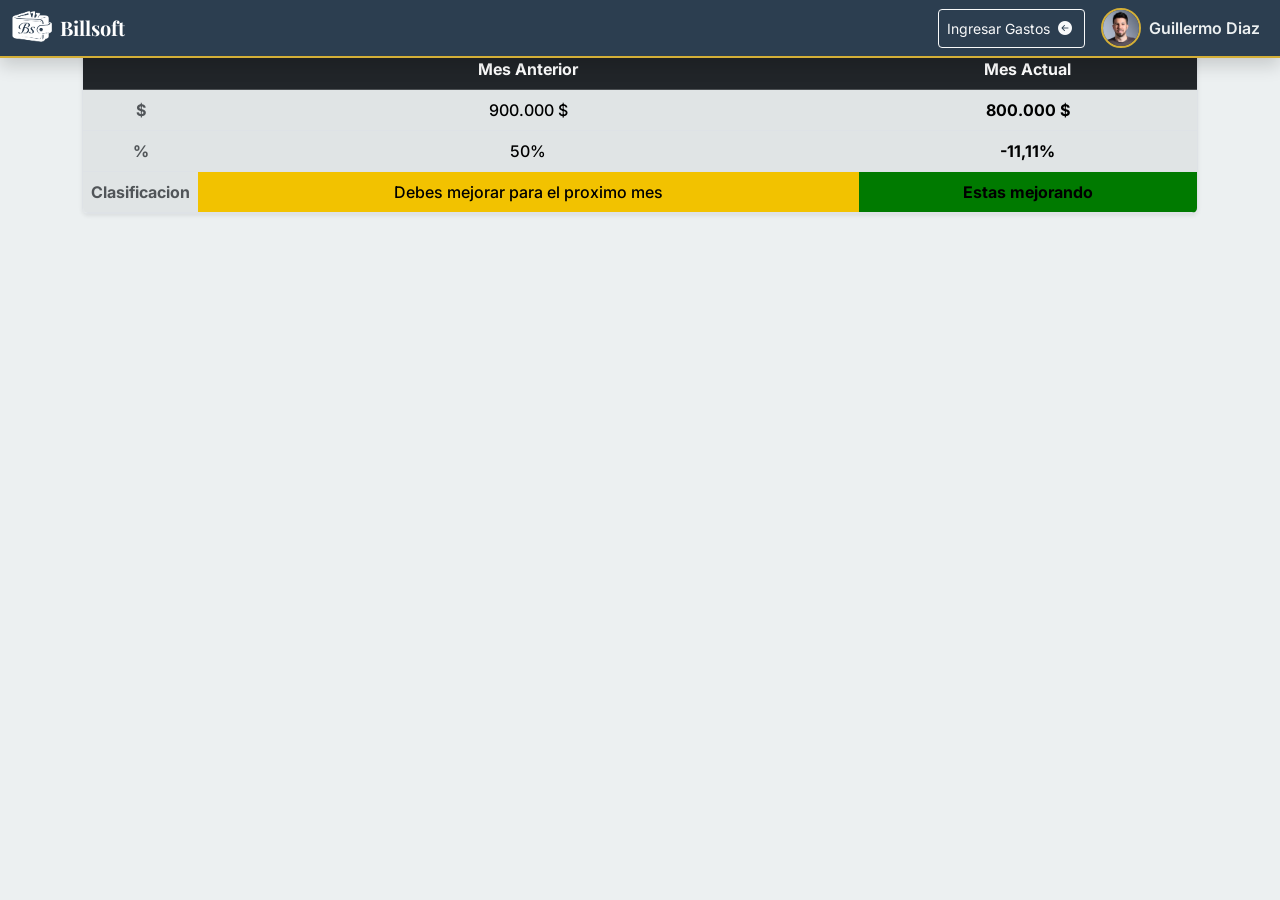
<file: seccion/RegistroxMes.html>
<!DOCTYPE html>
<html lang="en">

<head>
  <meta charset="UTF-8">
  <meta name="viewport" content="width=device-width, initial-scale=1.0">
  <title>Registro por mes | Billsoft</title>
  <link href="https://cdn.jsdelivr.net/npm/bootstrap@5.3.3/dist/css/bootstrap.min.css" rel="stylesheet">
  <link rel="stylesheet" href="../assets/css/styles_main.css">
</head>

<body>
  <nav class="navbar navbar-expand-lg navbar-dark bs-navbar fixed-top shadow py-2" aria-label="Navegación principal">
    <div class="container-fluid">

      <a class="navbar-brand d-flex align-items-center gap-2 py-0" href="../index.html#inicio">
        <img src="../assets/img/index/logo.svg" alt="Logo Billsoft" width="40" height="40">
        <span class="fw-bold fs-5 navbar-brand-text">Billsoft</span>
      </a>

      <div class="d-flex align-items-center">
        <a class="btn btn-outline-light btn-sm p-2" href="IngresoGasto.html">Ingresar Gastos <i
            class="bi bi-arrow-left-circle-fill mx-1"></i></a>
        <span class="ms-3"><img class="avatar-usr rounded-circle" src="../assets/img/app/user_fake.avif"
            alt="Avatar del usuario"></span>
        <p class="d-none d-md-flex text-center m-0 px-2 nombre-usr">Guillermo Diaz</p>

      </div>
    </div>
  </nav>
  <main>
<section class="container text-center mt-5">
  <div class="table-responsive shadow-sm rounded border">
    <table class="table table-striped align-middle mb-0">
      <thead class="table-dark"> <tr class="Meses">
          <th scope="col" style="width: 50px;"></th> <th scope="col">Mes Anterior</th> <th scope="col">Mes Actual</th>   </tr>
      </thead>
      <tbody>
        <tr class="Gasto">
          <th scope="row" class="text-muted">$</th>
          <td class="fw-medium">900.000 $</td>
          <td class="fw-bold ">800.000 $</td> </tr>
      </tbody>
      <tbody>
        <tr class="Gasto">
          <th scope="row" class="text-muted">%</th>
          <td class="fw-medium">50%</td>
          <td class="fw-bold ">-11,11%</td> </tr>
      </tbody>
      <tbody>
        <tr class="Gasto">
          <th scope="row" class="text-muted">Clasificacion</th>
          <td class="fw-medium" style="background-color: rgb(255, 204, 0);">Debes mejorar para el proximo mes</td>
          <td class="fw-bold" style="background-color: green;">Estas mejorando</td> </tr>
      </tbody>
    </table>
  </div>
</section>
  </main>
  <script src="https://cdn.jsdelivr.net/npm/bootstrap@5.3.3/dist/js/bootstrap.bundle.min.js"></script>
</body>

</html>
</file>
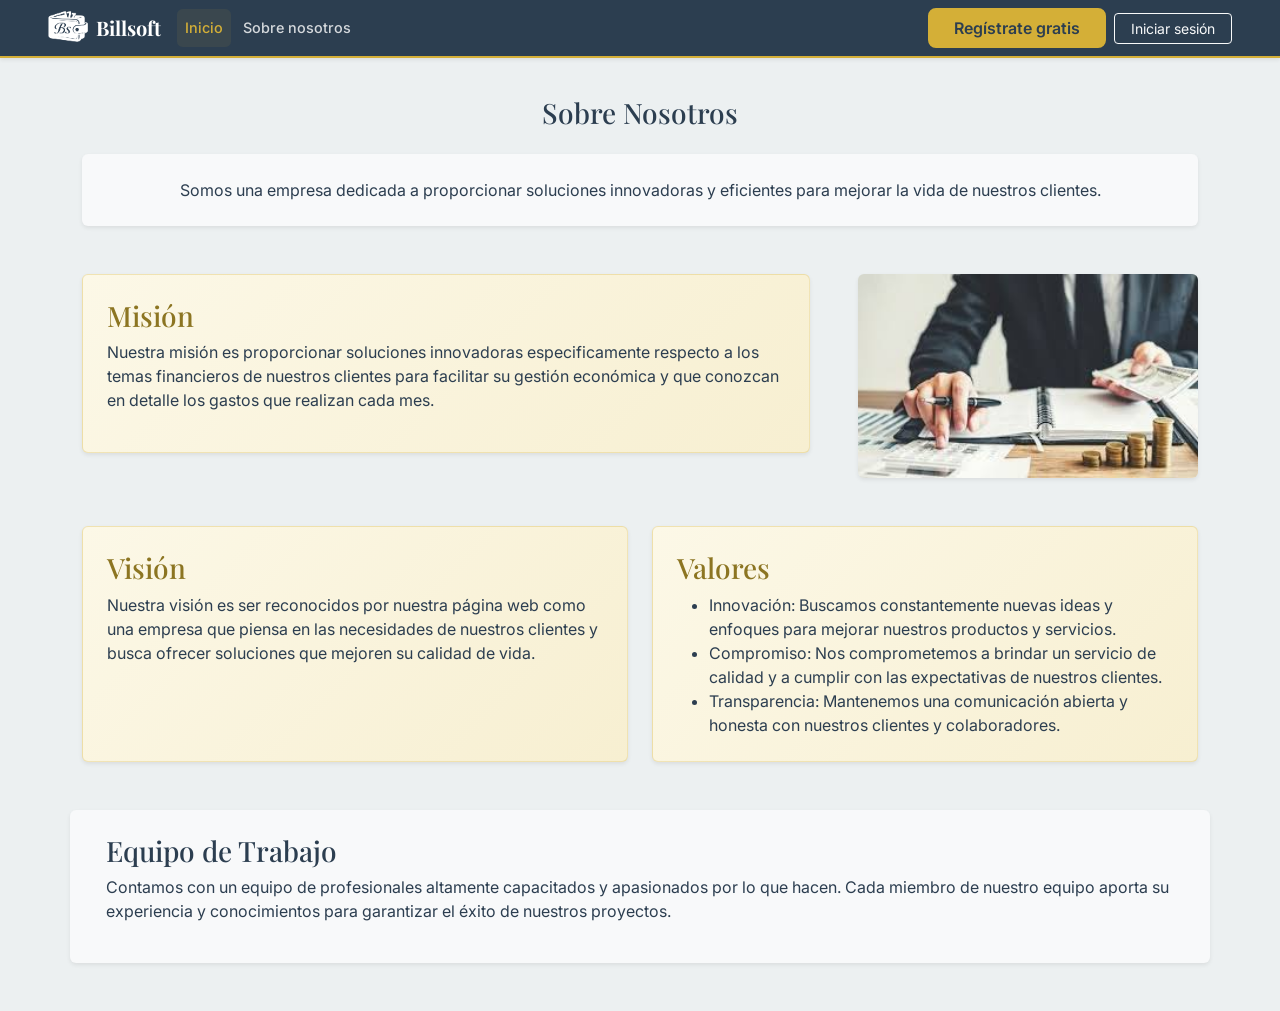
<file: seccion/SobreNosotros.html>
<!DOCTYPE html>
<html lang="en">

<head>
    <meta charset="UTF-8">
    <meta name="viewport" content="width=device-width, initial-scale=1.0">
    <title>Sobre Nosotros</title>
    <link href="https://cdn.jsdelivr.net/npm/bootstrap@5.3.8/dist/css/bootstrap.min.css" rel="stylesheet"
        integrity="sha384-sRIl4kxILFvY47J16cr9ZwB07vP4J8+LH7qKQnuqkuIAvNWLzeN8tE5YBujZqJLB" crossorigin="anonymous">
    <link rel="stylesheet" href="../assets/css/styles_main.css">
</head>

<body>
    <nav class="navbar navbar-expand-lg navbar-dark bs-navbar fixed-top shadow-sm py-0"
        aria-label="Navegación principal">
        <div class="container-fluid px-5">
            <a class="navbar-brand d-flex align-items-center gap-2 py-2" href="#">
                <img src="../assets/img/index/logo.svg" alt="Logo Billsoft" width="40" height="40">
                <span class="fw-bold fs-5 navbar-brand-text">Billsoft</span>
            </a>
            <button class="navbar-toggler border-0" type="button" data-bs-toggle="collapse" data-bs-target="#navbarMain"
                aria-controls="navbarMain" aria-expanded="false" aria-label="Abrir menú de navegación">
                <span class="navbar-toggler-icon"></span>
            </button>
            <div class="collapse navbar-collapse" id="navbarMain">
                <ul class="navbar-nav me-auto mb-2 mb-lg-0 gap-lg-1">
                    <li class="nav-item">
                        <a class="nav-link active" aria-current="page" href="../index.html">Inicio</a>
                    </li>
                    <li class="nav-item">
                        <a class="nav-link" href="#">Sobre nosotros</a>
                    </li>
                </ul>
                <div class="d-flex align-items-center gap-2 py-3 py-lg-0">
                    <a class="btn btn-accent px-4" href="registro.html">Regístrate gratis</a>
                    <a class="btn btn-outline-light btn-sm px-3" href="login.html">Iniciar sesión</a>
                </div>
            </div>
        </div>
    </nav>
    <main class="pt-5" style="min-height: 100vh;">
        <section class="container py-5">
            <h3 class="text-center mb-4">Sobre Nosotros</h3>
            <p class="text-center mb-5 bg-light p-4 rounded shadow-sm">Somos una empresa dedicada a proporcionar soluciones innovadoras y eficientes para mejorar la vida de nuestros clientes.</p>

            <div class="row g-5 align-items-start">
                <div class="col-lg-8">
                    <div class="bg-light p-4 rounded shadow-sm h-100 about-card">
                        <h3>Misión</h3>
                        <p>Nuestra misión es proporcionar soluciones innovadoras especificamente respecto a los temas financieros de nuestros clientes para facilitar su gestión económica y que conozcan en detalle los gastos que realizan cada mes.</p>
                    </div>
                </div>
                <div class="col-lg-4">
                    <img src="../assets/img/Secciones/Financiero.jpg" alt="Imagen financiera" class="img-fluid rounded shadow-sm w-100">
                </div>
            </div>
            <div class="row mt-4 g-4">
                <div class="col-lg-6">
                    <div class="bg-light p-4 rounded shadow-sm h-100 about-card">
                        <h3>Visión</h3>
                        <p>Nuestra visión es ser reconocidos por nuestra página web como una empresa que piensa en las necesidades de nuestros clientes y busca ofrecer soluciones que mejoren su calidad de vida.</p>
                    </div>
                </div>
                <div class="col-lg-6">
                    <div class="bg-light p-4 rounded shadow-sm h-100 about-card">
                        <h3>Valores</h3>
                        <ul class="mb-0">
                            <li>Innovación: Buscamos constantemente nuevas ideas y enfoques para mejorar nuestros productos y servicios.</li>
                            <li>Compromiso: Nos comprometemos a brindar un servicio de calidad y a cumplir con las expectativas de nuestros clientes.</li>
                            <li>Transparencia: Mantenemos una comunicación abierta y honesta con nuestros clientes y colaboradores.</li>
                        </ul>
                    </div>
                </div>
            </div>

            <div class="row mt-5 bg-light p-4 rounded shadow-sm">
                <div class="col-12">
                    <h3>Equipo de Trabajo</h3>
                    <p>Contamos con un equipo de profesionales altamente capacitados y apasionados por lo que hacen. Cada
                        miembro de nuestro equipo aporta su experiencia y conocimientos para garantizar el éxito de
                        nuestros proyectos.</p>
                </div>
            </div>
        </section>
    </main>
    
    <script src="https://cdn.jsdelivr.net/npm/bootstrap@5.3.8/dist/js/bootstrap.bundle.min.js"
        integrity="sha384-FKyoEForCGlyvwx9Hj09JcYn3nv7wiPVlz7YYwJrWVcXK/BmnVDxM+D2scQbITxI"
        crossorigin="anonymous"></script>
</body>

</html>
</file>
<file: assets/css/styles_main.css>
@import url("https://cdn.jsdelivr.net/npm/bootstrap-icons@1.13.1/font/bootstrap-icons.min.css"); /* Iconos de bootstrap */
/* Iba a usar nerdfonts pero termine encontrando que estos iconos son mas adecuados ↑ */

/* =============================================================
   BILLSOFT — custom.css
   Overrides sobre Lux (Bootstrap 5 Theme)
   Moodboard: Formal · Elegante · Simple
   Primario:   #2C3E50 (Azul Pizarra)
   Secundario: #ECF0F1 (Gris Claro Suave)
   Acento:     #D4AF37 (Dorado Metálico)
   ============================================================= */

/* ── GOOGLE FONTS ── */
@import url('https://fonts.googleapis.com/css2?family=Playfair+Display:ital,wght@0,400;0,600;0,700;1,400&family=Inter:wght@300;400;500;600&display=swap');

/* -- VARIABLES GLOBALES (como en algoritmia) -- */
:root {
  --bs-primary:    #2C3E50;
  --bs-body-bg:    #ECF0F1;
  --bs-body-color: #2C3E50;

  --color-primary:   #2C3E50;
  --color-secondary: #ECF0F1;
  --color-accent:    #D4AF37;
  --color-accent-dark: #b8962e;
  --color-muted:     #6c757d;

  --font-heading: 'Playfair Display', Georgia, serif;
  --font-body:    'Inter', system-ui, sans-serif;

  /* Tarjetas */
  --shadow-card:  0 4px 20px rgba(44, 62, 80, 0.10);
  --shadow-hover: 0 8px 30px rgba(44, 62, 80, 0.18);
  --radius-card:  0.75rem;

  --section-py:   5rem;


}


/* -- TIPOGRAFIA -- */
body {
  font-family: var(--font-body);
  background-color: var(--color-secondary);
  color: var(--color-primary);
}

h1, h2, h3, h4, h5, h6 {
  font-family: var(--font-heading);
  color: var(--color-primary);
}

p, span, a, li, label, small, .card-text, .accordion-body {
  font-family: var(--font-body);
}

/* Nivel extra de padding para las secciones*/
.py-6 {
  padding-top: var(--section-py) !important;
  padding-bottom: var(--section-py) !important;
}

.pb-6 {
  padding-bottom: var(--section-py)
}

.my-6 {
  margin-top: var(--section-py);
  margin-bottom: var(--section-py);
}

/* -- 4. NAVBAR -- */
.bs-navbar {
  background-color: var(--color-primary) !important;
  border-bottom: 2px solid var(--color-accent);
}

.bs-navbar .navbar-brand-text {
  font-family: var(--font-heading);
  font-size: 1.3rem;
  color: white;
}

.bs-navbar .nav-link {
  font-family: var(--font-body);
  font-size: 0.9rem;
  font-weight: 500;
  color: rgba(255, 255, 255, 0.8);
  padding: 0.5rem 0.9rem;
  border-radius: 0.35rem;
}


/* Dropdown nav */
.bs-navbar .dropdown-menu-nav {
  background-color: #24323f;
  border: 1px solid rgba(228, 189, 60);
  border-radius: var(--radius-card);
}

/* -- BOTONES -- */
/* Botón dorado de acento */
.btn-accent {
  background-color: var(--color-accent);
  color: var(--color-primary);
  border: 2px solid var(--color-accent);
  font-weight: 600;
  font-family: var(--font-body);
  border-radius: 0.5rem;
}

/* Botón Call 2 action sobre fondo oscuro */
.btn-c2a-light {
  background-color: white;
  color: var(--color-primary);
  border: 2px solid white;
  font-weight: 600;
  border-radius: 0.45rem;
}

/* -- HERO-- */
.hero-section {
  background-color: var(--color-primary);
  background-image:
    radial-gradient(ellipse at 80% 50%, rgba(212, 175, 55, 0.06) 0%, transparent 60%),
    radial-gradient(ellipse at 20% 80%, rgba(255,255,255,0.03) 0%, transparent 50%);
  color: white;
  overflow: hidden;
}
/* Nota personal: los porcentajes despues del "at" controlan X e Y respectivamente,
   los otros dos porcentajes manejan el radio, parecido a como lo hacen el
  SFM o el mineimator*/

.hero-pill {
  font-family: var(--font-body);
  font-size: 0.8rem;
  font-weight: 600;
  letter-spacing: 0.2em;
  text-transform: uppercase; /* Mayusculas, lo mismo que en algoritmia */
  color: var(--color-accent);
  background-color: rgba(212, 175, 55, 0.12);
  padding: 0.35rem 0.85rem;
  border-radius: 2rem;
  border: 1px solid rgba(212, 175, 55, 0.3);
}

.hero-title {
  font-family: var(--font-heading);
  font-size: 3.8rem;
  font-weight: 700;
  color: white;
  line-height: 1.15;
}

.hero-title em {
  font-style: italic;
}

.text-accent {
  color: var(--color-accent) !important;
}

.hero-subtitle {
  font-size: 1.1rem;
  font-weight: 300;
  color: rgba(255, 255, 255, 0.75);
  max-width: 520px;
  line-height: 1.7;
}

.hero-logo-img {
  max-width: 480px;
  filter: drop-shadow(0 20px 50px rgb(49, 49, 49));
}

/* ── 7. FONDOS DE SECCIÓN ────────────────────────────────── */
.section-light {
  background-color: var(--color-secondary);
}

.section-white {
  background-color: white;
}

/* Títulos y subtítulos de sección */
.section-title {
  font-family: var(--font-heading);
  font-size: 2.4rem;
  font-weight: 700;
  color: var(--color-primary);
  margin-bottom: 0.5rem;
}

.section-subtitle {
  font-size: 1rem;
  color: var(--color-muted);
  font-weight: 400;
  margin-bottom: 0;
}

/* -- TARJETAS 3 PASOS -- */
.card-pasos {
  background-color: white;
  border: 1px solid rgba(44, 62, 80, 0.08);
  border-radius: var(--radius-card);
  box-shadow: var(--shadow-card);
}

.about-card {
  background: linear-gradient(135deg, #fcf8e7 0%, #f7efd1 100%);
  border: 1px solid rgba(212, 175, 55, 0.28);
  box-shadow: 0 4px 16px rgba(44, 62, 80, 0.06);
}

.about-card h3 {
  color: #8c7522;
}

.icono-pasos {
  width: 52px;
  height: 52px;
  display: flex;
  align-items: center;
  justify-content: center;
  border-radius: 50%;
  background-color: rgba(212, 175, 55, 0.12);
  border: 1.5px solid rgba(212, 175, 55, 0.35);
  font-size: 1.5rem;
  color: var(--color-accent);
}

.card-divider {
  border: 1.5px solid rgba(31, 43, 56, 0.3);
  margin-left: 0;
  margin-right: 0;
}

/* -- ¿POR QUÉ BILLSOFT? -- */

/* Iconos al lado del cuerpo del texto */
.feature-icon {
  width: 44px;
  height: 44px;
  min-width: 44px;
  display: flex;
  align-items: center;
  justify-content: center;
  background-color: rgba(212, 175, 55, 0.1);
  border: 1.5px solid rgba(212, 175, 55, 0.3);
  border-radius: 0.5rem;
  font-size: 1.2rem;
  color: var(--color-accent);
}

/* -- STATS -- */
.stats-section {
  background-color: var(--color-primary);
  border-top: 3px solid var(--color-accent);
  border-bottom: 3px solid var(--color-accent);
}

.stat-item {
  padding: 2.5rem 1rem;
  border: rgba(255, 255, 255, 0.1);
}


/* Media queries para el manejo de las lineas en las distintas resoluciones */
@media (max-width: 992px) {
  .stat-mid {
    border-right: none !important ;
  }
}

@media (max-width: 576px) {
  .stat-item {
    border-right: none !important; 
    border-bottom: 1px solid rgba(255, 255, 255)
  }

}
/* No me gustaba los media queries de la ia, por lo que los reescribi; quedo
   codigo spaghetti medio rebuscado (pero que aun asi me gusta mas).
   Si queda tiempo tengo que acomodarlo */

.stat-icon {
  font-size: 2.2rem;
  color: var(--color-accent);
}

.stat-number {
  font-family: var(--font-heading);
  font-size: 2.6rem;
  font-weight: 700;
  color: white;
  margin: 0.2rem 0;
  line-height: 1;
}

.stat-label {
  font-size: 0.85rem;
  font-weight: 400;
  color: rgba(255, 255, 255, 0.65);
  text-transform: uppercase; /* Mayusculas */
}

/* -- REVIEWS -- */
.card-review {
  background-color: white;
  border: 1px solid rgba(44, 62, 80, 0.08);
  border-radius: var(--radius-card);
  box-shadow: var(--shadow-card);
}

.review-avatar {
  width: 52px;
  height: 52px;
  border: 2px solid rgba(212, 175, 55, 0.35);
}

.star-rating {
  font-size: 0.8rem;
  display: flex;
  gap: 2px;
  margin-top: 2px;
}

.bi-star-fill { /* SVG de bootstrap icons (estrellas) */
    color: #FFC500; 
}

/* -- Call 2 action -- */
.c2a-section {
  background-color: var(--color-primary);
  background-image: linear-gradient(135deg,
    var(--color-primary) 0%,
    #1a252f 100%);
  /* Gradiente similar al de FMHY o el hero; importante: radial != linear */
  border-top: 3px solid var(--color-accent);
}

.c2a-title {
  font-family: var(--font-heading);
  font-size: 2.2rem;
  color: white;
  margin-bottom: 0.5rem;
}

.c2a-subtitle {
  color: rgba(255, 255, 255, 0.7);
  font-size: 1rem;
  font-weight: 300;
}

/* -- FAQ -- */
.faq-accordion {
  border: 1px solid rgba(44, 62, 80, 0.1);
  border-radius: var(--radius-card);
  overflow: hidden; 
  /* si se muestra el overflow, se pierden las esquinas redondeadas.
  Podria hacerlo con Bs5, pero prefiero dejarlo como lo puso la ia por la variable
  global de los bordes. Me resulta mas practico si hay que modificar el css y se logra lo mismo*/
  box-shadow: var(--shadow-card);
}

.faq-item {
  border: 0;
  border-bottom: 1px solid rgba(44, 62, 80, 0.08);
}

.faq-item:last-child {
  border-bottom: 0;
}

.faq-button {
  font-family: var(--font-body);
  font-weight: 500;
  font-size: 0.95rem;
  color: var(--color-primary);
  background-color: white;
  padding: 1.25rem 1.5rem;
}

.faq-body {
  font-size: 0.93rem;
  color: var(--color-muted);
  background-color: rgba(236, 240, 241, 0.4);
  padding: 1rem 1.5rem 1.25rem;
  line-height: 1.7;
}

/* -- FOOTER -- */
.site-footer {
  background-color: var(--color-primary);
  color: rgba(255, 255, 255, 0.8);
  border-top: 3px solid var(--color-accent);
}

.footer-brand {
  font-family: var(--font-heading);
  font-size: 1.4rem;
  color: white;
}

.footer-tagline {
  font-size: 0.85rem;
  color: var(--color-accent);
  font-style: italic;
  opacity: 0.9;
  margin-bottom: 0;
}

.footer-credits {
  color: rgba(255, 255, 255, 0.6);
}

.footer-divider {
  border-color: rgba(255, 255, 255, 0.12) !important;
}

.footer-link {
  color: var(--color-accent);
  text-decoration: none;
  font-weight: 500;
}


.footer-icon-btn {
  display: flex;
  align-items: center;
  justify-content: center;
  width: 38px;
  height: 38px;
  border-radius: 50%;
  background-color: rgba(255, 255, 255, 0.08);
  color: rgba(255, 255, 255, 0.7);
  font-size: 1.15rem;
  text-decoration: none;
  border: 1px solid rgba(255, 255, 255, 0.12);
}


/* -- MEDIA QUERIES PARA MOBILE -- */
@media (max-width: 576px) {
  .hero-logo-img {
    max-width: 220px;
  }

  .hero-title {
    font-size: 2rem;
  }

  .stat-number {
    font-size: 2rem;
  }

  .c2a-title {
    font-size: 1.5rem;
  }
}

@media (max-width: 768px) {
  .tabla-mobile {
    margin-bottom: 250px !important;
  }
}

/* -- Nav Ingreso Gasto -- /  */
.avatar-usr {
  width: 40px;
  height: 40px;
  border: 0.15rem solid var(--color-accent);
}

.nombre-usr {
  color: var(--color-secondary);
  font-weight: 600;
}

.usr:hover {
  color: var(--color-accent);
}

/* -- Tabla ingreso gasto -- */
.tabla-gasto {
  --bs-table-bg: var(--color-primary );
  --bs-table-color: white;
}

.servicio {
  background-color: grey;
}

.alquiler {
  background-color: #9f327b;
}

.comida {
  background-color: #ff7f1f;
}

.ropa {
  background-color: #008374;
}

.vehiculo {
 background-color: #f34235; 
}

.suscripciones {
  background-color: #d3b72b;
}

.seguros {
  background-color: #127bdc;
}

.otros {
  background-color: #3c3c3c;
}

/* -- ANIMACIONES -- */
/* Libreria usada: "Animate.css" (https://github.com/animate-css/animate.css), 
   ademas de css pelado */

.btn-accent:hover,
.btn-accent:focus {
  background-color: var(--color-accent-dark);
  border-color: var(--color-accent-dark);
  color: var(--color-primary);
  box-shadow: 0 4px 14px rgba(212, 175, 55, 0.4);
  transform: translateY(-2px);
}

.btn-c2a-light:hover,
.btn-c2a-light:focus {
  background-color: var(--color-accent);
  border-color: var(--color-accent);
  color: var(--color-primary);
  transform: translateY(-1px);
  box-shadow: 0 4px 14px rgba(212, 175, 55, 0.45);
}

.bs-navbar .nav-link:hover,
.bs-navbar .nav-link.active {
  color: var(--color-accent) !important;
  background-color: rgba(212, 175, 55, 0.08);
}

.bs-navbar .dropdown-menu-nav .dropdown-item:hover {
  background-color: rgba(212, 175, 55, 0.12);
  color: var(--color-accent);
}

.card-pasos:hover {
  box-shadow: var(--shadow-hover);
  transform: translateY(-5px);
}

.feature-item:hover .feature-icon {
  background-color: var(--color-accent);
  color: var(--color-primary);
  border-color: var(--color-accent);
}

.card-review:hover {
  box-shadow: var(--shadow-hover);
  transform: translateY(-4px);
}

.footer-link:hover {
  color: white;
}

.footer-icon-btn:hover {
  background-color: var(--color-accent);
  color: var(--color-primary);
  border-color: var(--color-accent);
  transform: translateY(-2px);
}
</file>
